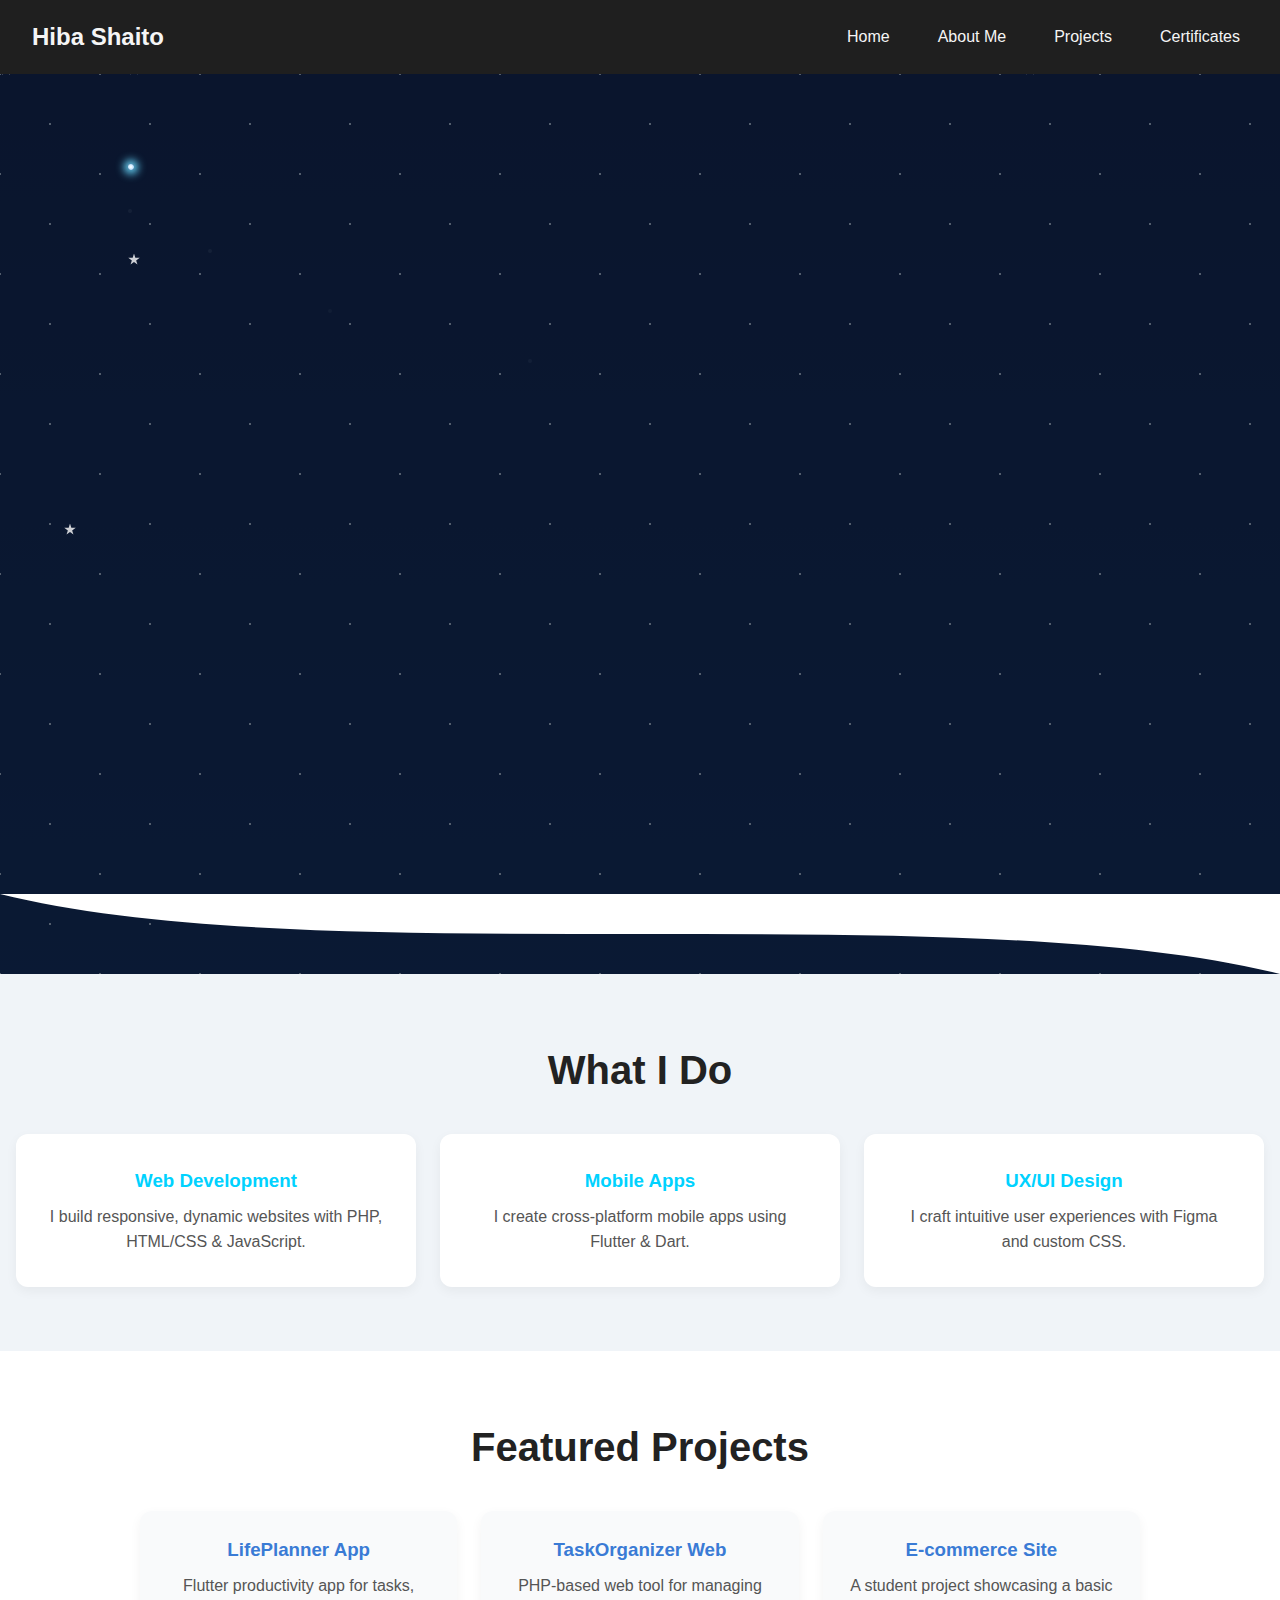
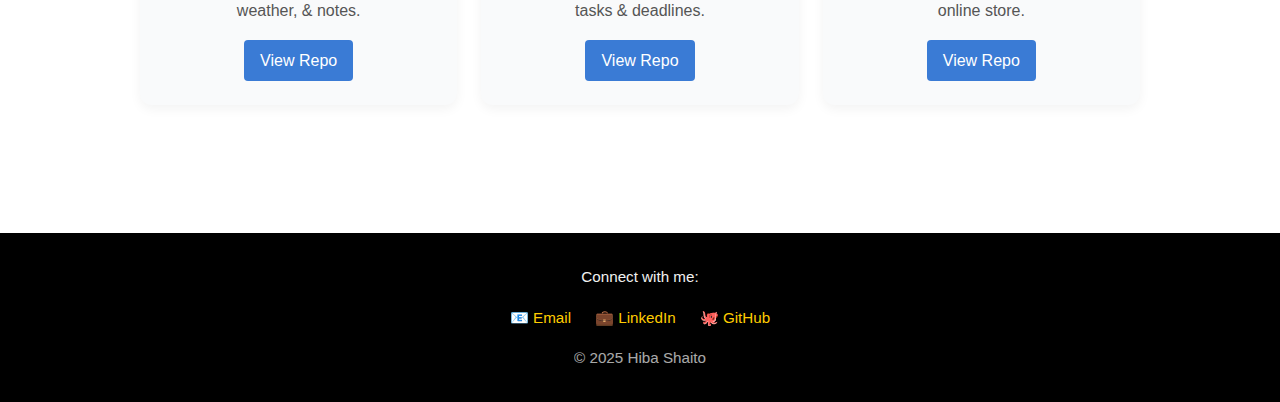
<file: index.html>
<!DOCTYPE html>
<html lang="en">
<head>
  <meta charset="UTF-8" />
  <meta name="viewport" content="width=device-width, initial-scale=1.0" />
  <title>Hiba Shaito | Portfolio</title>
  <link rel="stylesheet" href="css/styles.css" />
  <link rel="stylesheet" href="css/home.css" />
  <script src="js/common.js" defer></script>
  <script src="js/home.js" defer></script>
</head>
<body>
  <!-- Navbar -->
  <header>
    <nav class="navbar">
      <div class="logo">Hiba Shaito</div>
      <button class="hamburger" id="hamburger" aria-label="Menu">
        <span></span><span></span><span></span>
      </button>
      <ul class="nav-links" id="navLinks">
        <li><a href="index.html" class="nav-item">Home</a></li>
        <li class="dropdown">
          <a href="about.html" class="nav-item">About Me</a>
          <ul class="dropdown-menu">
            <li><a href="about.html#skills" class="nav-item">Skills</a></li>
            <li><a href="about.html#education" class="nav-item">Education</a></li>
          </ul>
        </li>
        <li class="dropdown">
          <a href="projects.html" class="nav-item">Projects</a>
          <ul class="dropdown-menu">
            <li><a href="projects.html#mobile" class="nav-item">Mobile Apps</a></li>
            <li><a href="projects.html#web" class="nav-item">Web Apps</a></li>
            <li><a href="projects.html#game" class="nav-item">Game Dev</a></li>
            <li><a href="projects.html#ml" class="nav-item">Machine Learning</a></li>
          </ul>
        </li>
         <li><a href="certificates.html" class="nav-item">Certificates</a></li>
      </ul>
    </nav>
  </header>
  <!-- Hero -->
  <section class="hero" id="hero">
    <div class="hero-overlay"></div>
    <div class="stars"></div>

    <div class="hero-inner">
      <div class="hero-content">
        <h1>Hi, I’m Hiba Shaito</h1>
        <p>A passionate CS graduate aspiring to make a difference.</p>
        <a href="projects.html" class="cta-btn">Explore My Work</a>
      </div>
    </div>

    <!-- Shooting Stars -->
    <div class="shooting-stars">
      <div class="shooting-star"></div>
      <div class="shooting-star delay1"></div>
      <div class="shooting-star delay2"></div>
      <div class="shooting-star delay3 small"></div>
      <div class="shooting-star delay4 medium"></div>
      <div class="shooting-star delay5 large"></div>   
    </div>

    <div class="wave-divider">
      <svg viewBox="0 0 1200 100" preserveAspectRatio="none">
        <path d="M0,0 C300,100 900,0 1200,100 L1200,0 L0,0 Z" fill="#ffffff" />
      </svg>
    </div>
  </section>

  <!-- What I Do -->
  <section class="home-intro" id="home-intro">
    <h2>What I Do</h2>
    <div class="intro-cards">
      <div class="card">
        <h3>Web Development</h3>
        <p>I build responsive, dynamic websites with PHP, HTML/CSS & JavaScript.</p>
      </div>
      <div class="card">
        <h3>Mobile Apps</h3>
        <p>I create cross‑platform mobile apps using Flutter & Dart.</p>
      </div>
      <div class="card">
        <h3>UX/UI Design</h3>
        <p>I craft intuitive user experiences with Figma and custom CSS.</p>
      </div>
    </div>
  </section>

  <!-- Featured Projects -->
  <section class="home-projects" id="home-projects">
    <h2>Featured Projects</h2>
    <div class="projects-grid">
      <div class="project-card" id="mobile">
        <h3>LifePlanner App</h3>
        <p>Flutter productivity app for tasks, weather, & notes.</p>
        <a href="https://github.com/HibaShaito/FinalProject-lifeplanner-MobileApp" target="_blank">View Repo</a>
      </div>
      <div class="project-card" id="web">
        <h3>TaskOrganizer Web</h3>
        <p>PHP‑based web tool for managing tasks & deadlines.</p>
        <a href="https://github.com/HibaShaito/TaskOrganizer-Web" target="_blank">View Repo</a>
      </div>
      <div class="project-card">
        <h3>E‑commerce Site</h3>
        <p>A student project showcasing a basic online store.</p>
        <a href="https://github.com/HibaShaito/E-commerce-Web" target="_blank">View Repo</a>
      </div>
    </div>
  </section>


</body>
<footer class="site-footer">
  <div class="footer-content">
    <p>Connect with me:</p>
    <div class="footer-links">
      <a href="mailto:hibashaito2@gmail.com">📧 Email</a>
      <a href="https://www.linkedin.com/in/hiba-shaito-83a32b2ab/" target="_blank">💼 LinkedIn</a>
      <a href="https://github.com/HibaShaito/" target="_blank">🐙 GitHub</a>
    </div>
    <p class="footer-credit">© 2025 Hiba Shaito</p>
  </div>
</footer>
</html>
</file>
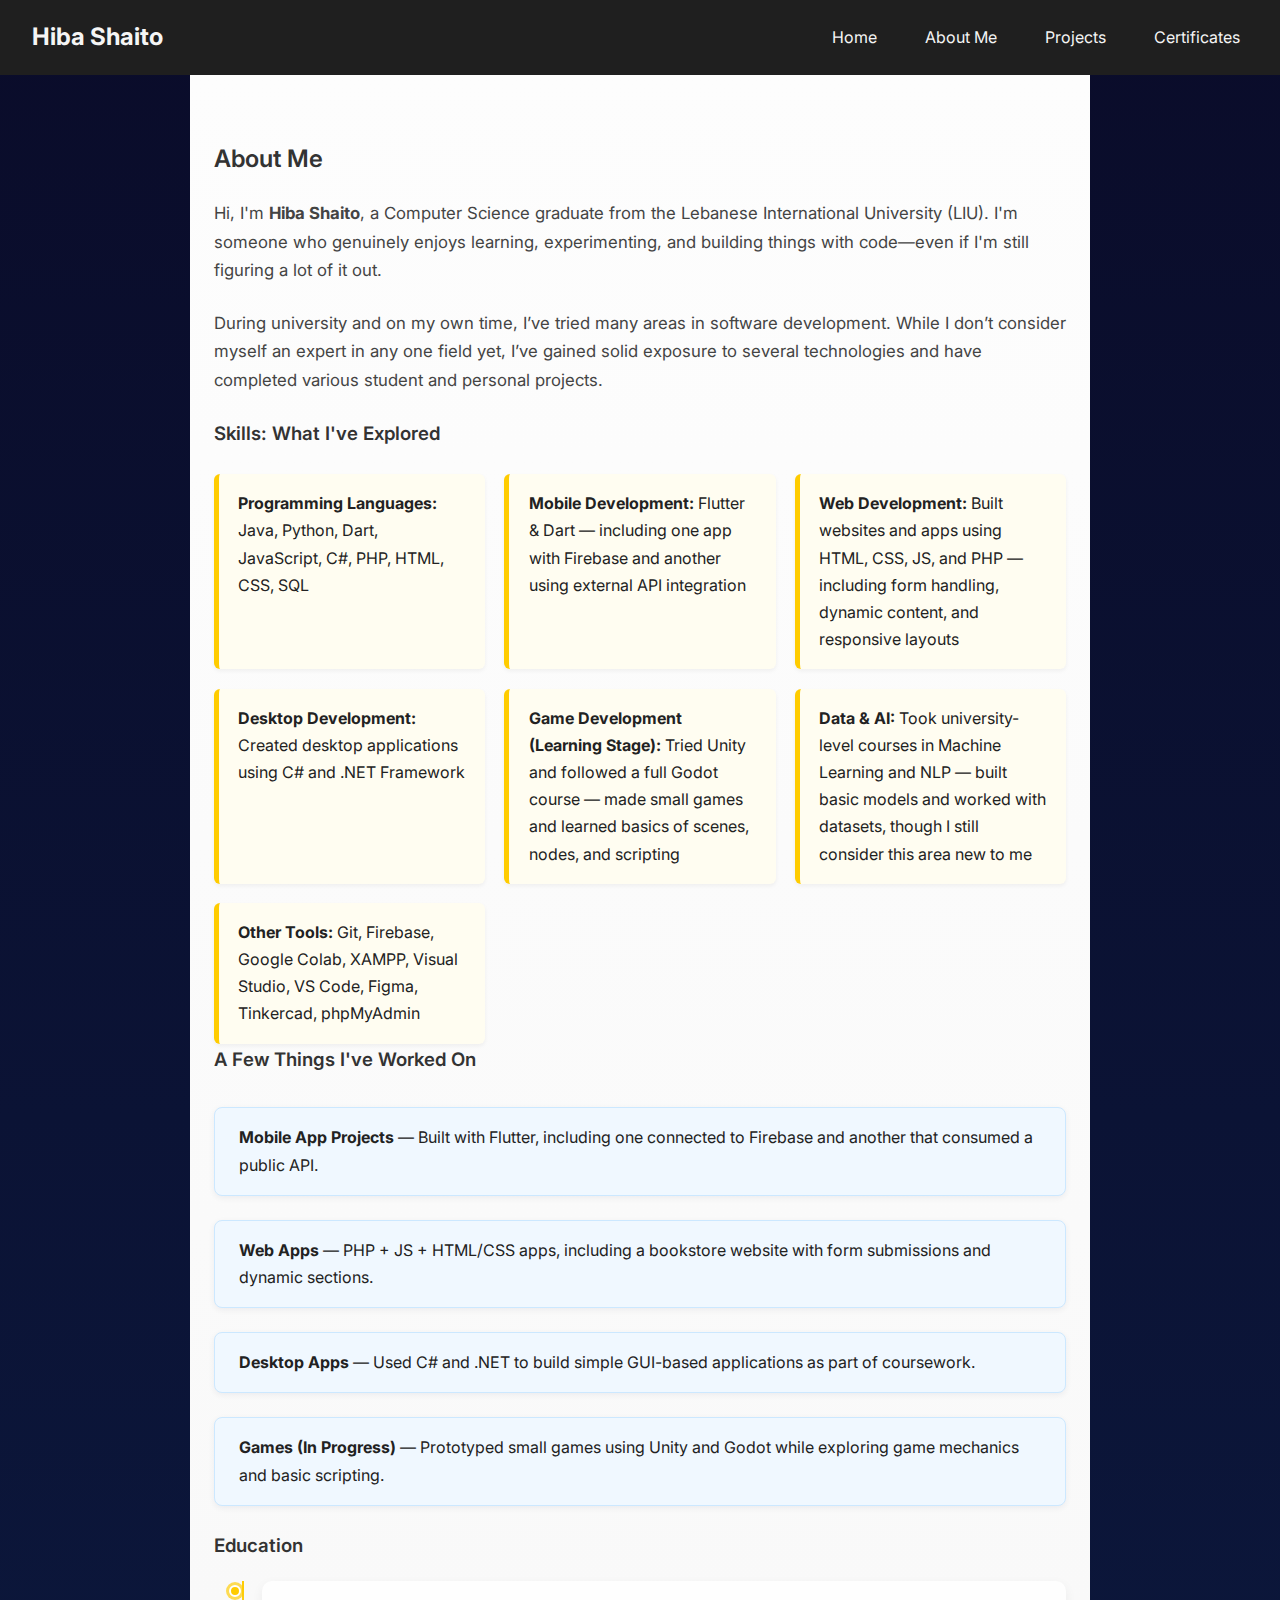
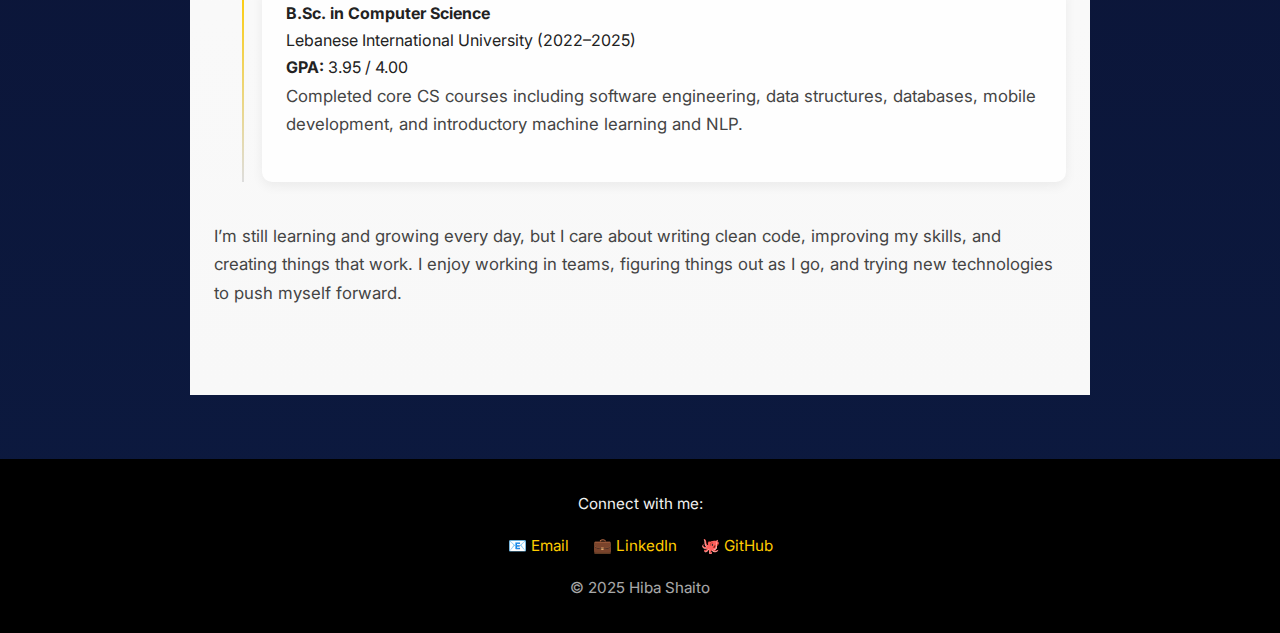
<file: about.html>
<!DOCTYPE html>
<html lang="en">

<head>
  <meta charset="UTF-8">
  <meta name="viewport" content="width=device-width,initial-scale=1.0">
  <title>About Me | Hiba Shaito</title>
  <link rel="stylesheet" href="css/styles.css">
  <link rel="stylesheet" href="css/about.css">
  <script src="js/common.js" defer></script>
  <script src="js/about.js" defer></script>
  <link href="https://fonts.googleapis.com/css2?family=Inter:wght@400;600&display=swap" rel="stylesheet">

</head>

<body>
  <!-- Navbar -->
  <header>
    <nav class="navbar">
      <div class="logo">Hiba Shaito</div>
      <button class="hamburger" id="hamburger" aria-label="Menu">
        <span></span><span></span><span></span>
      </button>
      <ul class="nav-links" id="navLinks">
        <li><a href="index.html" class="nav-item">Home</a></li>
        <li class="dropdown">
          <a href="about.html" class="nav-item">About Me</a>
          <ul class="dropdown-menu">
            <li><a href="about.html#skills" class="nav-item">Skills</a></li>
            <li><a href="about.html#education" class="nav-item">Education</a></li>
          </ul>
        </li>
        <li class="dropdown">
          <a href="projects.html" class="nav-item">Projects</a>
          <ul class="dropdown-menu">
            <li><a href="projects.html#mobile" class="nav-item">Mobile Apps</a></li>
            <li><a href="projects.html#web" class="nav-item">Web Apps</a></li>
            <li><a href="projects.html#game" class="nav-item">Game Dev</a></li>
            <li><a href="projects.html#ml" class="nav-item">Machine Learning</a></li>
          </ul>
        </li>
        <li><a href="certificates.html" class="nav-item">Certificates</a></li>
      </ul>
    </nav>
  </header>

  <section id="about" class="content">
    <h2>About Me</h2>
    <p>
      Hi, I'm <strong>Hiba Shaito</strong>, a Computer Science graduate from the Lebanese International University
      (LIU). I'm someone who genuinely enjoys learning, experimenting, and building things with code—even if I'm still
      figuring a lot of it out.
    </p>
    <p>
      During university and on my own time, I’ve tried many areas in software development. While I don’t consider myself
      an expert in any one field yet, I’ve gained solid exposure to several technologies and have completed various
      student and personal projects.
    </p>

    <h3 id="skills">Skills: What I've Explored</h3>
    <ul class="skills-list">
      <li><strong>Programming Languages:</strong> Java, Python, Dart, JavaScript, C#, PHP, HTML, CSS, SQL</li>
      <li><strong>Mobile Development:</strong> Flutter & Dart — including one app with Firebase and another using
        external API integration</li>
      <li><strong>Web Development:</strong> Built websites and apps using HTML, CSS, JS, and PHP — including form
        handling, dynamic content, and responsive layouts</li>
      <li><strong>Desktop Development:</strong> Created desktop applications using C# and .NET Framework</li>
      <li><strong>Game Development (Learning Stage):</strong> Tried Unity and followed a full Godot course — made small
        games and learned basics of scenes, nodes, and scripting</li>
      <li><strong>Data & AI:</strong> Took university-level courses in Machine Learning and NLP — built basic models and
        worked with datasets, though I still consider this area new to me</li>
      <li><strong>Other Tools:</strong> Git, Firebase, Google Colab, XAMPP, Visual Studio, VS Code, Figma, Tinkercad,
        phpMyAdmin</li>
    </ul>

    <h3 id="projects">A Few Things I've Worked On</h3>
    <ul class="projects-list">
      <li>
        <strong>Mobile App Projects</strong> — Built with Flutter, including one connected to Firebase and another that
        consumed a public API.
      </li>
      <li>
        <strong>Web Apps</strong> — PHP + JS + HTML/CSS apps, including a bookstore website with form submissions and
        dynamic sections.
      </li>
      <li>
        <strong>Desktop Apps</strong> — Used C# and .NET to build simple GUI-based applications as part of coursework.
      </li>
      <li>
        <strong>Games (In Progress)</strong> — Prototyped small games using Unity and Godot while exploring game
        mechanics and basic scripting.
      </li>
    </ul>

    <h3 id="education">Education</h3>
    <ul class="timeline">
      <li>
        <div class="timeline-dot"></div>
        <div class="timeline-content">
          <strong>B.Sc. in Computer Science</strong><br>
          Lebanese International University (2022–2025)<br>
          <strong>GPA:</strong> 3.95 / 4.00
          <p>
            Completed core CS courses including software engineering, data structures, databases, mobile development,
            and introductory machine learning and NLP.
          </p>

        </div>
      </li>
    </ul>

    <p>
      I’m still learning and growing every day, but I care about writing clean code, improving my skills, and creating
      things that work. I enjoy working in teams, figuring things out as I go, and trying new technologies to push
      myself forward.
    </p>
  </section>



</body>
<footer class="site-footer">
  <div class="footer-content">
    <p>Connect with me:</p>
    <div class="footer-links">
      <a href="mailto:hibashaito2@gmail.com">📧 Email</a>
      <a href="https://www.linkedin.com/in/hiba-shaito-83a32b2ab/" target="_blank">💼 LinkedIn</a>
      <a href="https://github.com/HibaShaito/" target="_blank">🐙 GitHub</a>
    </div>
    <p class="footer-credit">© 2025 Hiba Shaito</p>
  </div>
</footer>

</html>
</file>
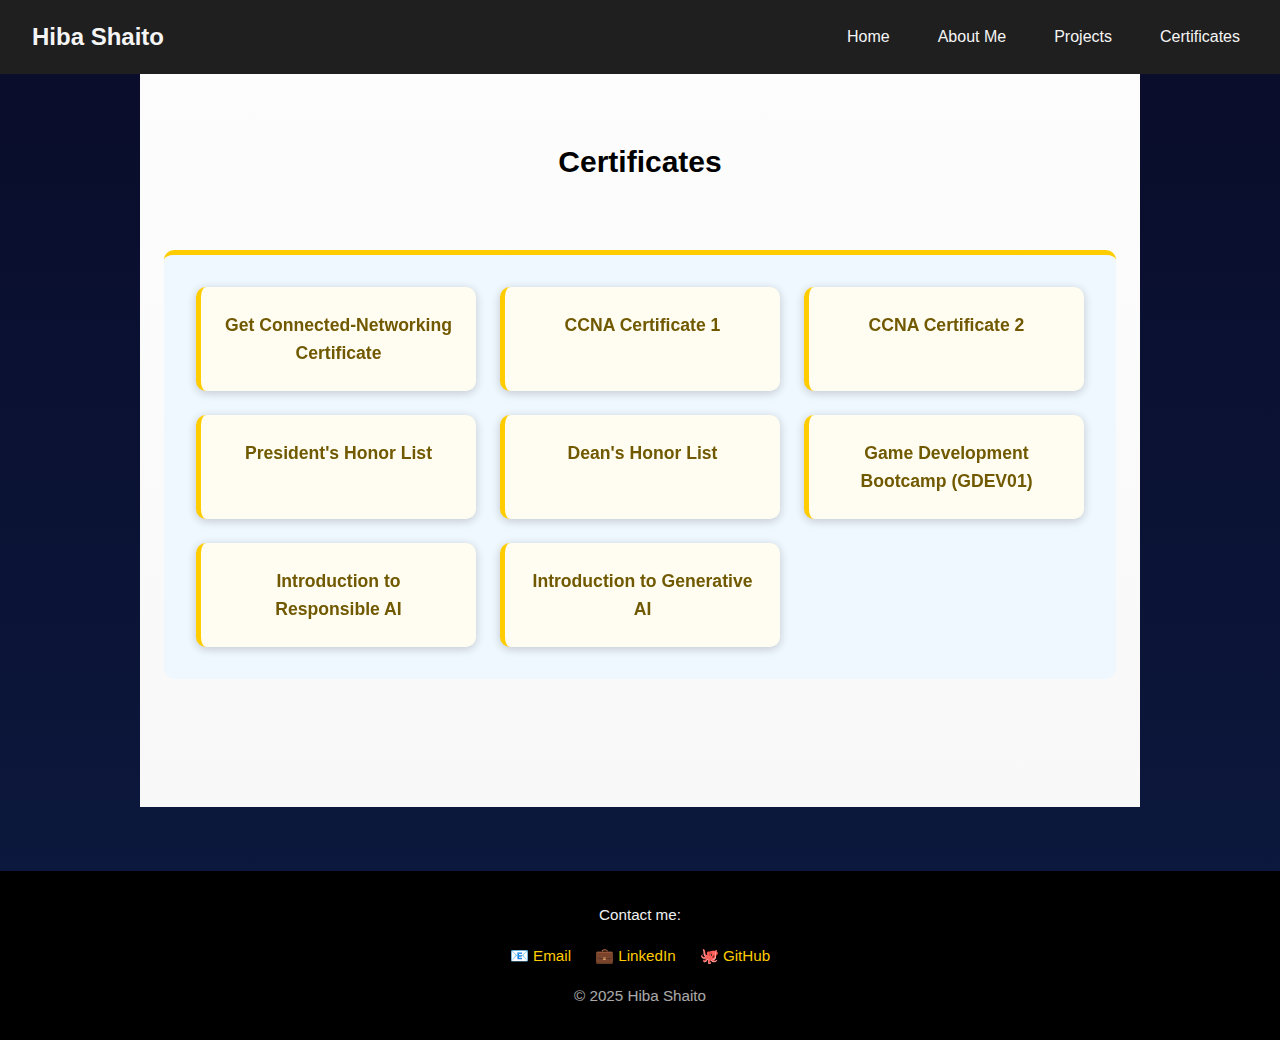
<file: certificates.html>
<!DOCTYPE html>
<html lang="en">

<head>
  <meta charset="UTF-8" />
  <meta name="viewport" content="width=device-width, initial-scale=1.0" />
  <title>Certificates | Hiba Shaito</title>
  <link rel="stylesheet" href="css/styles.css" />
  <link rel="stylesheet" href="css/certificates.css" />
  <script src="js/common.js" defer></script>
</head>

<body>
  <!-- Navbar -->
  <header>
    <nav class="navbar">
      <div class="logo">Hiba Shaito</div>
      <button class="hamburger" id="hamburger" aria-label="Menu">
        <span></span><span></span><span></span>
      </button>
      <ul class="nav-links" id="navLinks">
        <li><a href="index.html" class="nav-item">Home</a></li>
        <li class="dropdown">
          <a href="about.html" class="nav-item">About Me</a>
          <ul class="dropdown-menu">
            <li><a href="about.html#skills" class="nav-item">Skills</a></li>
            <li><a href="about.html#education" class="nav-item">Education</a></li>
          </ul>
        </li>
        <li class="dropdown">
          <a href="projects.html" class="nav-item">Projects</a>
          <ul class="dropdown-menu">
            <li><a href="projects.html#mobile" class="nav-item">Mobile Apps</a></li>
            <li><a href="projects.html#web" class="nav-item">Web Apps</a></li>
            <li><a href="projects.html#game" class="nav-item">Game Dev</a></li>
            <li><a href="projects.html#ml" class="nav-item">Machine Learning</a></li>
          </ul>
        </li>
        <li><a href="certificates.html" class="nav-item">Certificates</a></li>
      </ul>
    </nav>
  </header>
  <section id="cert" class="content">
    <h2>Certificates</h2>
    <section id="certificates">
      <div class="certificates-grid">
        <div class="certificate-card">
          <a href="assets/network/HibaShaito-Get Connected-certificate.pdf" download>
            <h3>Get Connected-Networking Certificate</h3>
          </a>
        </div>

        <div class="certificate-card">
          <a href="assets/network/HibaShaito-CCNA1v7 - NAB - -certificate (1).pdf" download>
            <h3>CCNA Certificate 1</h3>
          </a>
        </div>

        <div class="certificate-card">
          <a href="assets/network/HibaShaito-CCNA2-04B-S24-v7-certificate.pdf" download>
            <h3>CCNA Certificate 2</h3>
          </a>
        </div>

        <div class="certificate-card">
          <a href="assets/University_certificates/Hiba Ali Shaito (3).pdf" download>
            <h3>President's Honor List</h3>
          </a>
        </div>

         <div class="certificate-card">
          <a href="assets/University_certificates/Hiba Ali Shaito (2).pdf" download>
            <h3>Dean's Honor List</h3>
          </a>
        </div>

         <div class="certificate-card">
          <a href="assets/Game dev/CERTIFICATE_hiba_shaito_GDEV01_003.pdf" download>
            <h3>Game Development Bootcamp (GDEV01) </h3>
          </a>
        </div>
        <div class="certificate-card">
          <a href="assets/Google cloud/6tckOOT_bCYrVDwPWyxmWFjvnl1Sv6yO3btQsuE__I4=.png" download>
            <h3>Introduction to Responsible AI </h3>
          </a>
        </div>
        <div class="certificate-card">
          <a href="assets/Google cloud/VF6eQ1bV8SfqKBpu8AVD_4G93sg9wJQ0wWe9CTc_J_4=.png" download>
            <h3>Introduction to Generative AI </h3>
          </a>
        </div>

      </div>
    </section>
  </section>
</body>
<footer class="site-footer">
  <div class="footer-content">
    <p>Contact me:</p>
    <div class="footer-links">
      <a href="mailto:hibashaito2@gmail.com">📧 Email</a>
      <a href="https://www.linkedin.com/in/hiba-shaito-83a32b2ab/" target="_blank">💼 LinkedIn</a>
      <a href="https://github.com/HibaShaito/" target="_blank">🐙 GitHub</a>
    </div>
    <p class="footer-credit">© 2025 Hiba Shaito</p>
  </div>
</footer>

</html>
</file>
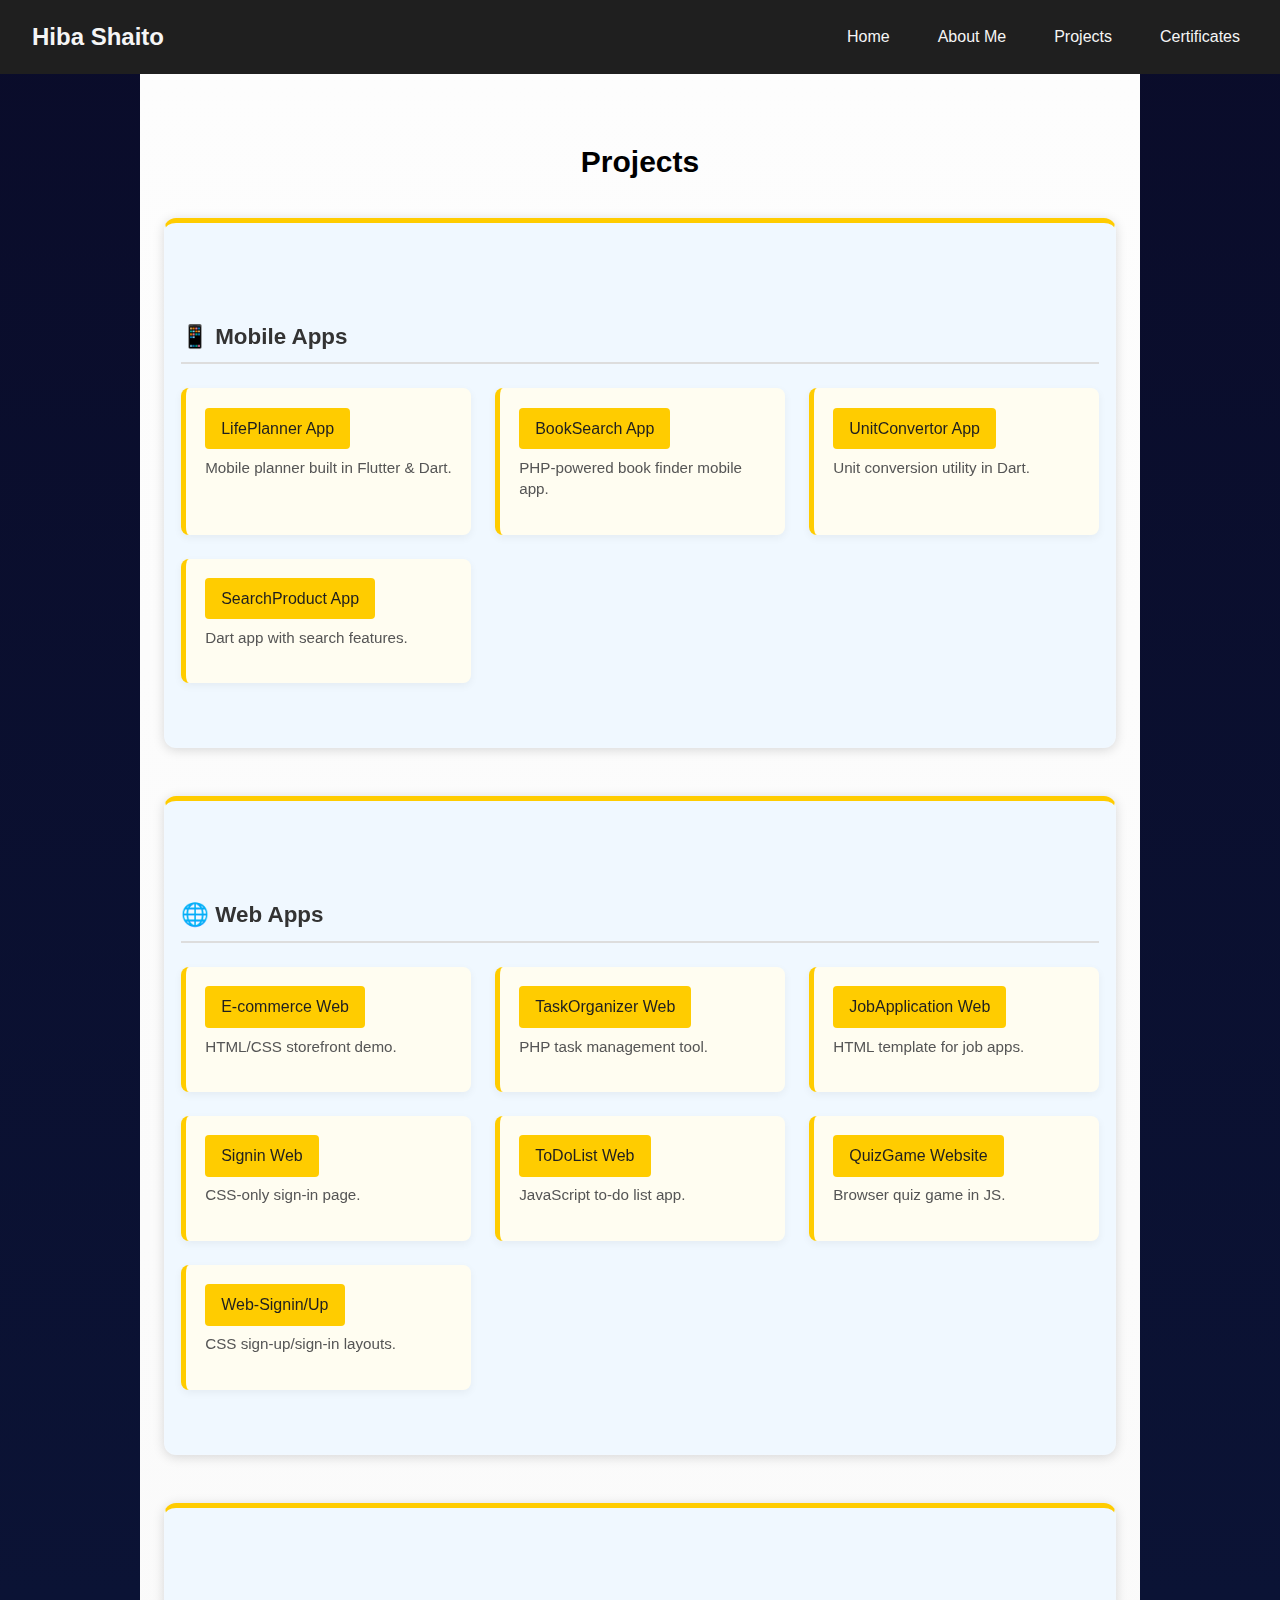
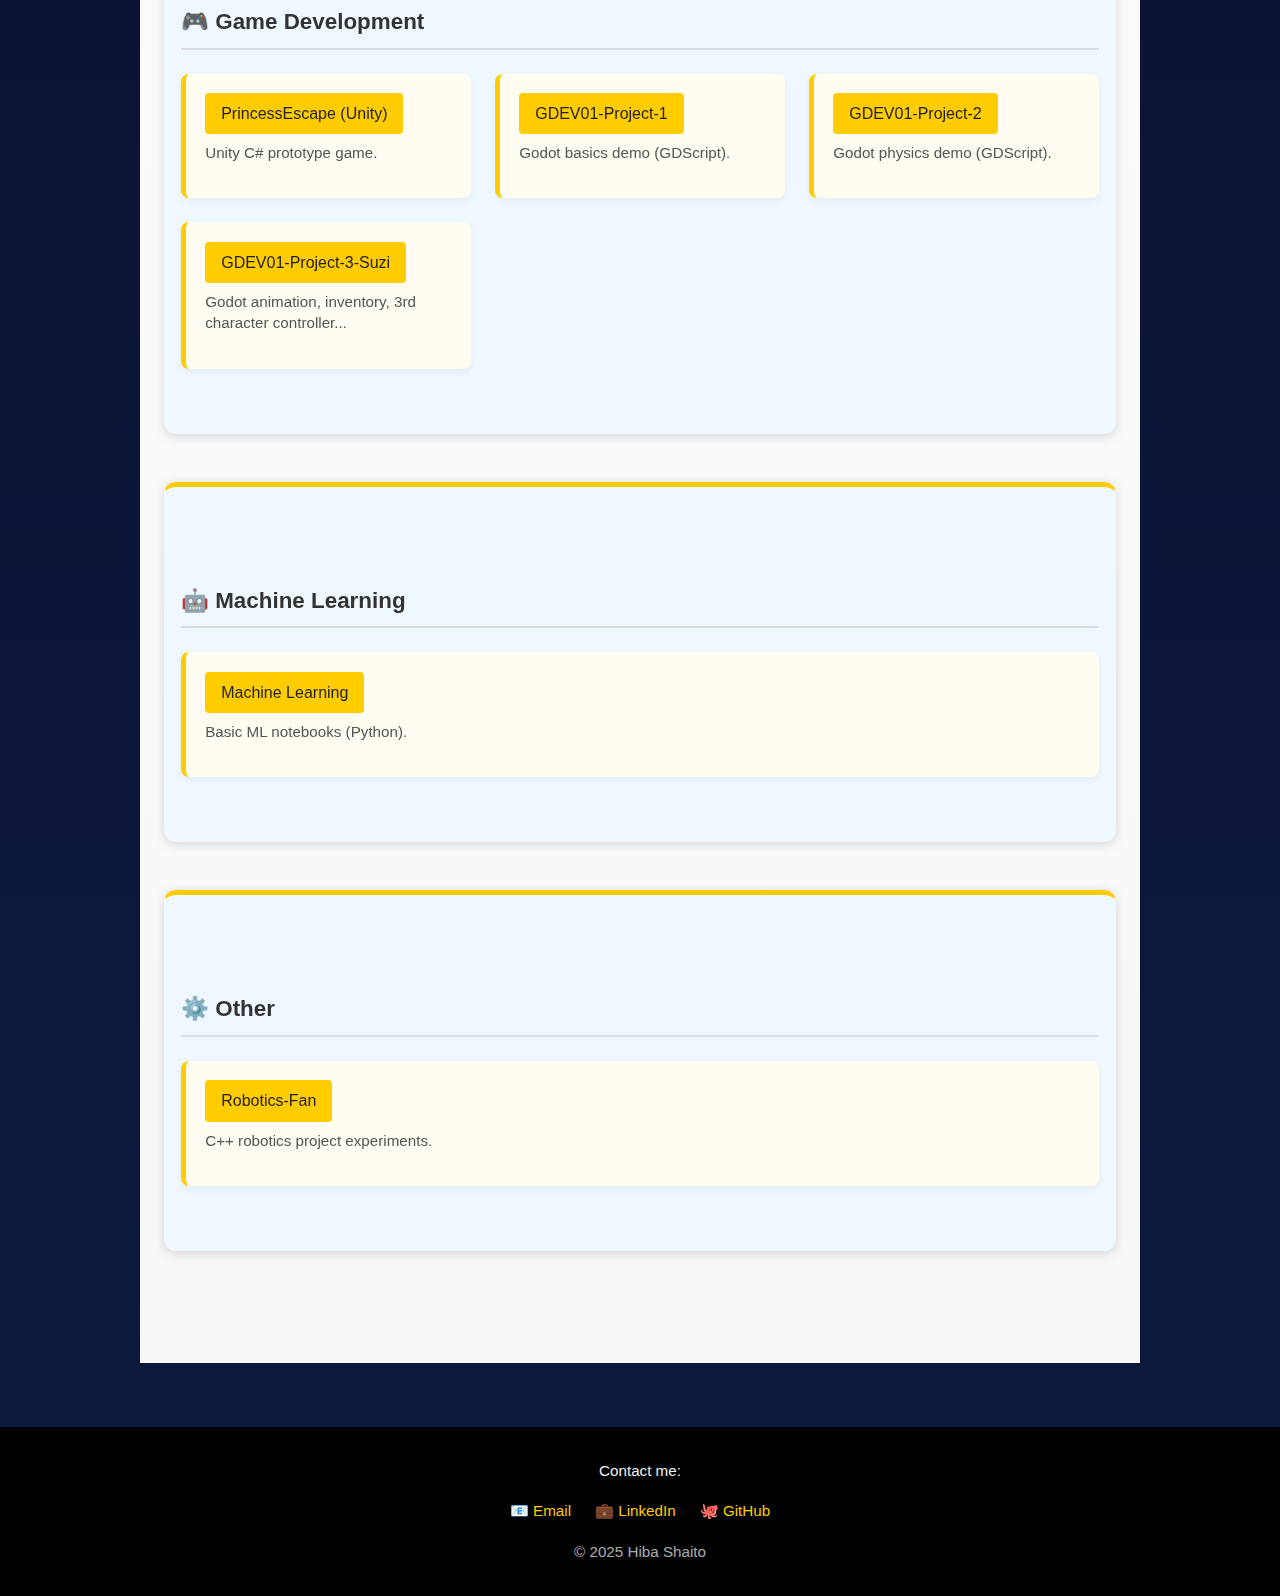
<file: projects.html>
<!DOCTYPE html>
<html lang="en">
<head>
  <meta charset="UTF-8">
  <meta name="viewport" content="width=device-width,initial-scale=1.0">
  <title>Projects | Hiba Shaito</title>
  <link rel="stylesheet" href="css/styles.css">
  <link rel="stylesheet" href="css/projects.css">
  <script src="js/common.js" defer></script>
  <script src="js/projects.js" defer></script>
</head>
<body>
  <!-- Navbar -->
  <header>
    <nav class="navbar">
      <div class="logo">Hiba Shaito</div>
      <button class="hamburger" id="hamburger" aria-label="Menu">
        <span></span><span></span><span></span>
      </button>
      <ul class="nav-links" id="navLinks">
        <li><a href="index.html" class="nav-item">Home</a></li>
        <li class="dropdown">
          <a href="about.html" class="nav-item">About Me</a>
          <ul class="dropdown-menu">
            <li><a href="about.html#skills" class="nav-item">Skills</a></li>
            <li><a href="about.html#education" class="nav-item">Education</a></li>
          </ul>
        </li>
        <li class="dropdown">
          <a href="projects.html" class="nav-item">Projects</a>
          <ul class="dropdown-menu">
            <li><a href="projects.html#mobile" class="nav-item">Mobile Apps</a></li>
            <li><a href="projects.html#web" class="nav-item">Web Apps</a></li>
            <li><a href="projects.html#game" class="nav-item">Game Dev</a></li>
            <li><a href="projects.html#ml" class="nav-item">Machine Learning</a></li>
          </ul>
        </li>
         <li><a href="certificates.html" class="nav-item">Certificates</a></li>
      </ul>
    </nav>
  </header>
  
  <section id="projects" class="content">
    <div class="falling-stars-container">
      
    </div>

    <h2>Projects</h2>

    <div class="section-block">
      <h3 id="mobile">📱 Mobile Apps</h3>
      <div class="projects-grid">
        <div class="project-card">
          <h4><a href="https://github.com/HibaShaito/FinalProject-lifeplanner-MobileApp" target="_blank">LifePlanner App</a></h4>
          <p>Mobile planner built in Flutter & Dart.</p>
        </div>
        <div class="project-card">
          <h4><a href="https://github.com/HibaShaito/BookSearch-Mobile" target="_blank">BookSearch App</a></h4>
          <p>PHP-powered book finder mobile app.</p>
        </div>
        <div class="project-card">
          <h4><a href="https://github.com/HibaShaito/UnitConvertor-MobileApp" target="_blank">UnitConvertor App</a></h4>
          <p>Unit conversion utility in Dart.</p>
        </div>
        <div class="project-card">
          <h4><a href="https://github.com/HibaShaito/SearchProduct-MobileApp" target="_blank">SearchProduct App</a></h4>
          <p>Dart app with search features.</p>
        </div>
      </div>
    </div>

    <div class="section-block">
      <h3 id="web">🌐 Web Apps</h3>
      <div class="projects-grid">
        <div class="project-card">
          <h4><a href="https://github.com/HibaShaito/E-commerce-Web" target="_blank">E-commerce Web</a></h4>
          <p>HTML/CSS storefront demo.</p>
        </div>
        <div class="project-card">
          <h4><a href="https://github.com/HibaShaito/TaskOrganizer-Web" target="_blank">TaskOrganizer Web</a></h4>
          <p>PHP task management tool.</p>
        </div>
        <div class="project-card">
          <h4><a href="https://github.com/HibaShaito/JobApplication-Web" target="_blank">JobApplication Web</a></h4>
          <p>HTML template for job apps.</p>
        </div>
        <div class="project-card">
          <h4><a href="https://github.com/HibaShaito/Sigin-Web" target="_blank">Signin Web</a></h4>
          <p>CSS-only sign-in page.</p>
        </div>
        <div class="project-card">
          <h4><a href="https://github.com/HibaShaito/ToDoList-Web" target="_blank">ToDoList Web</a></h4>
          <p>JavaScript to-do list app.</p>
        </div>
        <div class="project-card">
          <h4><a href="https://github.com/HibaShaito/QuizGame-Website" target="_blank">QuizGame Website</a></h4>
          <p>Browser quiz game in JS.</p>
        </div>
        <div class="project-card">
          <h4><a href="https://github.com/HibaShaito/Web-Signin-Up" target="_blank">Web‑Signin/Up</a></h4>
          <p>CSS sign-up/sign-in layouts.</p>
        </div>
      </div>
    </div>

    <div class="section-block">
      <h3 id="game">🎮 Game Development</h3>
      <div class="projects-grid">
        <div class="project-card">
          <h4><a href="https://github.com/HibaShaito/UnityGame-PrincessEscape" target="_blank">PrincessEscape (Unity)</a></h4>
          <p>Unity C# prototype game.</p>
        </div>
        <div class="project-card">
          <h4><a href="https://github.com/HibaShaito/GDEV01-Project-1" target="_blank">GDEV01‑Project‑1</a></h4>
          <p>Godot basics demo (GDScript).</p>
        </div>
         <div class="project-card">
          <h4><a href="https://github.com/HibaShaito/GDEV01-Project-2" target="_blank">GDEV01‑Project‑2</a></h4>
          <p>Godot physics demo (GDScript).</p>
        </div>
          <div class="project-card">
          <h4><a href="https://github.com/HibaShaito/GDEV01-Project-3" target="_blank">GDEV01‑Project‑3-Suzi</a></h4>
          <p>Godot animation, inventory, 3rd character controller...</p>
        </div>
      </div>
    </div>

    <div class="section-block">
      <h3 id="ml">🤖 Machine Learning</h3>
      <div class="projects-grid">
        <div class="project-card">
          <h4><a href="https://github.com/HibaShaito/Machine-Learning" target="_blank">Machine Learning</a></h4>
          <p>Basic ML notebooks (Python).</p>
        </div>
      </div>
    </div>

    <div class="section-block">
      <h3 id="other">⚙️ Other</h3>
      <div class="projects-grid">
        <div class="project-card">
          <h4><a href="https://github.com/HibaShaito/Robotics-Fan" target="_blank">Robotics‑Fan</a></h4>
          <p>C++ robotics project experiments.</p>
        </div>
      </div>
    </div>
  </section>
 

</body>
 <footer class="site-footer">
  <div class="footer-content">
    <p>Contact me:</p>
    <div class="footer-links">
      <a href="mailto:hibashaito2@gmail.com">📧 Email</a>
      <a href="https://www.linkedin.com/in/hiba-shaito-83a32b2ab/" target="_blank">💼 LinkedIn</a>
      <a href="https://github.com/HibaShaito/" target="_blank">🐙 GitHub</a>
    </div>
    <p class="footer-credit">© 2025 Hiba Shaito</p>
  </div>
</footer>
</html>
</file>
<file: css/home.css>
@import url('https://fonts.googleapis.com/css2?family=Poppins:wght@600;800&display=swap');

/* ▶ HERO FIXES & STYLING ◀ */
.hero {
  position: relative;
  height: 100vh;
  overflow: hidden;                    /* hide any white glitch below */
  background: url('https://source.unsplash.com/1600x900/?coding,tech')
              center/cover no-repeat;
  display: flex;
  flex-direction: column;
}
.hero-overlay {
  position: absolute; inset: 0;
  background: rgba(10,25,47,0.7);
  z-index: 1;
}
.hero-inner {
  position: relative; z-index: 2;
  flex: 1;
  display: flex; flex-direction: column;
  justify-content: center; align-items: center;
  text-align: center; padding: 0 1rem;
}
/* Heading */
.hero-content h1 {
  font-family: 'Poppins',sans-serif;
  font-size: 3.5rem; line-height: 1.1;
  margin-bottom: 1rem;
  background: linear-gradient(45deg, #00d2ff, #3a7bd5);
  background-size: 200% 200%;
  -webkit-background-clip: text; color: transparent;
  animation: gradientMove 5s ease infinite;
  text-shadow: 2px 2px 8px rgba(0,0,0,0.3);
}
@keyframes gradientMove {
  0%,100%{ background-position:0% 50%; }
  50%    { background-position:100% 50%; }
}
/* Glass card */
.hero-content {
  max-width: 600px;
  background: rgba(255,255,255,0.08);
  backdrop-filter: blur(10px);
  border-radius: 16px; padding: 2rem;
  box-shadow: 0 8px 32px rgba(10,25,47,0.4);
  animation: fadeInUp 1s ease-out forwards;
  opacity: 0; transform: translateY(20px);
}
@keyframes fadeInUp {
  to { opacity: 1; transform: translateY(0); }
}
.hero-content p {
  margin: 1rem 0 2rem;
  color: #fff; font-size: 1.1rem;
  text-shadow: 0 2px 6px rgba(0,0,0,0.4);
}
/* CTA */
.cta-btn {
  display: inline-block;
  padding: .75rem 1.5rem;
  background: #00d2ff; color: #fff;
  border-radius: 4px; font-weight: bold;
  animation: pulse 2s infinite; text-decoration: none;
}
@keyframes pulse {
  0%,100%{ transform: scale(1); }
  50%    { transform: scale(1.05); }
}
/* Wave */
.wave-divider {
  position: absolute; bottom: 0; left: 0; right: 0; z-index: 2; line-height: 0;
}
.wave-divider svg { width: 100%; height: 80px; display: block; }
.wave-divider path { fill: #ffffff; }
/* Floating dots */
.hero::before {
  content: '';
  position: absolute; top:15%; left:10%;
  width:4px; height:4px; background:rgba(255,255,255,0.15);
  border-radius:50%;
  box-shadow:
    80px 40px rgba(255,255,255,0.15),
    200px 100px rgba(255,255,255,0.1),
    400px 150px rgba(255,255,255,0.12);
  animation: floatDots 10s infinite ease-in-out;
  z-index:1;
}
@keyframes floatDots {
  0%,100%{ transform: translateY(0); }
  50%    { transform: translateY(-10px); }
}
/* Hamburger transparency fix */
.hamburger {
  background: transparent; border: none;
}
/* MOBILE fallback */
@media (max-width: 768px) {
  .hero { background-attachment: scroll; }
  .hero-content h1 { font-size: 2.5rem; }
  .cta-btn { padding: .5rem 1rem; }
}

/* ▶ “What I Do” INTRO SECTION ◀ */
.home-intro {
  padding: 4rem 1rem; background: #f0f4f8; text-align: center;
}
.home-intro h2 { font-size: 2.5rem; margin-bottom: 2rem; color: #222; }
.intro-cards {
  display: grid;
  grid-template-columns: repeat(auto-fit, minmax(200px,1fr));
  gap: 1.5rem;
}
.intro-cards .card {
  background: #fff; padding: 2rem; border-radius: 12px;
  box-shadow: 0 4px 12px rgba(0,0,0,0.05);
  transition: transform .3s, box-shadow .3s;
}
.intro-cards .card:hover {
  transform: translateY(-5px);
  box-shadow: 0 8px 20px rgba(0,0,0,0.1);
}
.intro-cards h3 { margin-bottom: .5rem; color: #00d2ff; }
.intro-cards p { color: #555; }

/* ▶ “Featured Projects” PREVIEW ◀ */
.home-projects {
  padding: 4rem 1rem; background: #fff; text-align: center;
}
.home-projects h2 { font-size: 2.5rem; margin-bottom: 2rem; color: #222; }
.home-projects .projects-grid {
  display: grid;
  grid-template-columns: repeat(auto-fit, minmax(240px,1fr));
  gap: 1.5rem;
  max-width: 1000px; margin: auto;
}
.home-projects .project-card {
  background: #f9fafb; padding: 1.5rem; border-radius: 12px;
  box-shadow: 0 4px 12px rgba(0,0,0,0.05);
  transition: transform .3s, box-shadow .3s;
}
.home-projects .project-card:hover {
  transform: translateY(-5px);
  box-shadow: 0 8px 20px rgba(0,0,0,0.1);
}
.home-projects .project-card h3 { margin-bottom: .5rem; color: #3a7bd5; }
.home-projects .project-card p { margin-bottom: 1rem; color: #555; }
.home-projects .project-card a {
  display: inline-block; padding: .5rem 1rem;
  background: #3a7bd5; color: #fff; border-radius: 4px;
  text-decoration: none; font-weight: 500;
  animation: none;
}
 .shooting-star {
      position: absolute;
      top: -10px;
      width: 100px;
      height: 2px;
      background: linear-gradient(90deg, white, rgba(255,255,255,0));
      opacity: 0.8;
      z-index: 2;
      animation: shoot 3s linear infinite;
    }

    .shooting-star:nth-child(1) { left: 10%; animation-delay: 0s; }
    .shooting-star:nth-child(2) { left: 30%; animation-delay: 1s; }
    .shooting-star:nth-child(3) { left: 60%; animation-delay: 2s; }
    .shooting-star:nth-child(4) { left: 80%; animation-delay: 3s; }

    @keyframes shoot {
      0% { transform: translateY(0) translateX(0) rotate(45deg); opacity: 0.8; }
      90% { opacity: 0.1; }
      100% { transform: translateY(300px) translateX(300px) rotate(45deg); opacity: 0; }
    }
    /* ✦ Glowing Stars Background */
.stars {
  position: absolute;
  width: 100%;
  height: 100%;
  background: transparent;
  background-image:
    radial-gradient(white 1px, transparent 1px),
    radial-gradient(white 1px, transparent 1px);
  background-size: 100px 100px;
  background-position: 0 0, 50px 50px;
  animation: twinkle 10s linear infinite;
  z-index: 0;
}

@keyframes twinkle {
  0%, 100% { opacity: 0.9; }
  50%      { opacity: 0.4; }
}

/* Shooting Stars */
.shooting-stars {
  position: absolute;
  top: 0; left: 0;
  width: 100%;
  height: 100%;
  overflow: hidden;
  pointer-events: none;
  z-index: 3;
}

.shooting-star {
  position: absolute;
  width: 12px;
  height: 12px;
  background: white;
  clip-path: polygon(50% 0%, 61% 35%, 98% 35%, 68% 57%, 79% 91%, 50% 70%, 21% 91%, 32% 57%, 2% 35%, 39% 35%);
  box-shadow: 0 0 8px rgba(255,255,255,0.9);
  animation: shoot 5s linear infinite;
}

.shooting-star::after {
  content: '';
  position: absolute;
  width: 60px;
  height: 2px;
  background: repeating-radial-gradient(white 0 2px, transparent 3px 6px);
  opacity: 0.7;
  left: -60px;
  top: 5px;
  transform: rotate(45deg);
}

@keyframes shoot {
  0% {
    transform: translateX(0) translateY(0) rotate(45deg);
    opacity: 0;
  }
  10% {
    opacity: 1;
  }
  100% {
    transform: translateX(800px) translateY(400px) rotate(45deg);
    opacity: 0;
  }
}

/* Slightly different delays for variety */
.shooting-star:nth-child(2) {
  top: 20%;
  left: 10%;
  animation-delay: 2s;
}
.shooting-star:nth-child(3) {
  top: 50%;
  left: 5%;
  animation-delay: 4s;
}
/* ★ Star Field Background */
.star-field::before {
  content: "";
  position: absolute;
  inset: 0;
  background: transparent;
  z-index: 0;
  pointer-events: none;
  background-image:
    radial-gradient(white 1px, transparent 1px),
    radial-gradient(white 1px, transparent 1px);
  background-size: 60px 60px, 120px 120px;
  background-position: 0 0, 30px 30px;
  opacity: 0.1;
  animation: twinkle 4s infinite alternate;
}

@keyframes twinkle {
  0% { opacity: 0.05; }
  100% { opacity: 0.15; }
}

/* ★ Shooting Star Setup */
.shooting-stars {
  position: absolute;
  inset: 0;
  z-index: 2;
  pointer-events: none;
}

/* Base Star Shape */
.shooting-stars::before,
.shooting-stars::after {
  content: '';
  position: absolute;
  top: 10%;
  left: 10%;
  width: 6px;
  height: 6px;
  border-radius: 50%;
  background: radial-gradient(white, #88ccff);
  box-shadow: 0 0 8px 4px #66d9ff;
  animation: shootStar 5s linear infinite;
}

/* Trail */
.shooting-stars::after {
  width: 0;
  height: 0;
  border: 2px dotted rgba(255, 255, 255, 0.3);
  border-radius: 50%;
  box-shadow:
    0 0 6px rgba(255,255,255,0.1),
    0 0 10px rgba(255,255,255,0.2),
    0 0 14px rgba(255,255,255,0.3);
  animation: trailCurve 5s linear infinite;
}

/* Shooting Star Path */
@keyframes shootStar {
  0% {
    transform: translate(0, 0) rotate(45deg);
    opacity: 1;
  }
  70% {
    opacity: 1;
  }
  100% {
    transform: translate(800px, 400px) rotate(45deg);
    opacity: 0;
  }
}

/* Curved Trail Animation */
@keyframes trailCurve {
  0% {
    transform: translate(0, 0) scale(0.8) rotate(0deg);
    opacity: 1;
  }
  100% {
    transform: translate(800px, 400px) scale(1.2) rotate(45deg);
    opacity: 0;
  }
}
.hero {
  background: linear-gradient(to bottom, #0a0c2a, #0c1a40);
  background-size: cover;
  position: relative;
  overflow: hidden;
}
</file>
<file: css/about.css>
/* Font */
body {
  font-family: 'Inter', sans-serif;
  line-height: 1.7;

  color: #222;

  background: linear-gradient(to bottom, #0a0c2a, #0c1a40);
}

/* Section spacing */
#about {
  padding: 4rem 1.5rem;
  max-width: 900px;
  margin: auto;
    background: linear-gradient(180deg, #fdfdfd 0%, #f8f8f8 100%);
}

/* Reveal animation with stagger */
#about .content > * {
  opacity: 0;
  transform: translateY(30px);
  transition: all 0.6s ease;
}
#about.visible .content > * {
  opacity: 1;
  transform: translateY(0);
}
#about.visible .content > *:nth-child(1) { transition-delay: 0.1s; }
#about.visible .content > *:nth-child(2) { transition-delay: 0.2s; }
#about.visible .content > *:nth-child(3) { transition-delay: 0.3s; }

/* Headings with underline effect */
#about h2, #about h3 {
  position: relative;
  font-weight: 600;
  margin-bottom: 1.2rem;
  color: #333;
}
#about h2::after,
#about h3::after {
  content: '';
  position: absolute;
  left: 50%;
  bottom: -10px;
  width: 0;
  height: 3px;
  background: linear-gradient(90deg, #ffd700, #ffcc00);
  transition: width 0.4s ease, left 0.4s ease;
}
#about h2:hover::after,
#about h3:hover::after {
  width: 50%;
  left: 25%;
}

/* Paragraph spacing */
#about p {
  margin-bottom: 1.5rem;
  font-size: 1.05rem;
  color: #444;
}

/* Timeline section */
.timeline {
  list-style: none;
  padding-left: 0;
  position: relative;
  margin-left: 1rem;
}
.timeline::before {
  content: '';
  position: absolute;
  left: 12px;
  top: 0;
  bottom: 0;
  width: 2px;
  background: linear-gradient(to bottom, #ffcc00 0%, #ddd 100%);
}
.timeline li {
  position: relative;
  margin-bottom: 2.5rem;
  padding-left: 2rem;
}
.timeline-dot {
  position: absolute;
  left: -1px;
  top: 4px;
  width: 12px;
  height: 12px;
  background: #ffcc00;
  border-radius: 50%;
  border: 2px solid #fff;
  box-shadow: 0 0 0 3px #ffcc00aa;
  animation: pulse 2s infinite;
}
@keyframes pulse {
  0%   { box-shadow: 0 0 0 3px #ffcc0066; }
  50%  { box-shadow: 0 0 0 6px #ffcc0033; }
  100% { box-shadow: 0 0 0 3px #ffcc0066; }
}
.timeline-content {
  background: #fefefe;
  padding: 1.2rem 1.5rem;
  border-radius: 10px;
  box-shadow: 0 4px 12px rgba(0,0,0,0.06);
  transition: transform 0.3s ease;
}
.timeline-content:hover {
  transform: translateY(-3px);
}

/* Skills list */
.skills-list {
  list-style: none;
  padding-left: 0;
  display: grid;
  grid-template-columns: repeat(auto-fit, minmax(260px, 1fr));
  gap: 1.2rem;
  margin-top: 1.5rem;
}
.skills-list li {
  background: #fffdf1;
  padding: 1rem 1.2rem;
  border-left: 5px solid #ffcc00;
  border-radius: 6px;
  box-shadow: 0 2px 4px rgba(0,0,0,0.05);
  transition: all 0.3s ease;
}
.skills-list li:hover {
  transform: translateY(-2px);
  background: #fffbe0;
}

/* Projects list */
.projects-list {
  list-style: none;
  padding-left: 0;
  margin-top: 2rem;
}
.projects-list li {
  margin-bottom: 1.5rem;
  padding: 1rem 1.5rem;
  background: #f0f8ff;
  border: 1px solid #cce8ff;
  border-radius: 8px;
  box-shadow: 0 2px 6px rgba(0, 0, 50, 0.06);
  transition: transform 0.3s ease, box-shadow 0.3s ease;
}
.projects-list li:hover {
  transform: translateY(-3px);
  box-shadow: 0 4px 14px rgba(0, 0, 50, 0.1);
}
</file>
<file: css/certificates.css>
body{
  background: linear-gradient(to bottom, #0a0c2a, #0c1a40);
  
}
#cert {
  background: linear-gradient(180deg, #fdfdfd 0%, #f8f8f8 100%);
  padding: 4rem 1.5rem;
  max-width: 1000px;
  margin: auto;
  position: relative;
  z-index: 1;
}

#certificates {
  max-width: 1000px;
  margin: 4rem auto;
  padding: 2rem;
  text-align: center;
  background: #f0f8ff;
  border-radius: 10px;
  border-top: 5px solid #ffcc00;
}



#cert h2 {
  font-weight: 700;
  margin-bottom: 2rem;
  text-align: center;
  color: #000000;
  font-size: 30px;
}

.certificates-grid {
  display: grid;
  grid-template-columns: repeat(auto-fit, minmax(240px, 1fr));
  gap: 1.5rem;
}

.certificate-card {
  background: #fffdf1;
  backdrop-filter: blur(10px);
  padding: 1.5rem;
  border-radius: 10px;
  box-shadow: 0 2px 10px rgba(0, 0, 0, 0.2);
  border-left: 5px solid #ffcc00;

}

.certificate-card h3 {
  color: #715901;
  font-size: 1.1rem;
  margin: 0;
}
.certificate-card:hover {
  transform: scale(1.03);
  transition: transform 0.3s ease, box-shadow 0.3s ease;
  box-shadow: 0 4px 20px rgba(0, 0, 0, 0.3);
  cursor: pointer;
}
</file>
<file: css/projects.css>
/* Container spacing */
/* Projects section background */
body{
  background: linear-gradient(to bottom, #0a0c2a, #0c1a40);
}
#projects {
  background: linear-gradient(180deg, #fdfdfd 0%, #f8f8f8 100%);
  padding: 4rem 1.5rem;
  max-width: 1000px;
  margin: auto;
  position: relative;
  z-index: 1;
}
.section-block {

  backdrop-filter: blur(10px);
  border: 1px solid rgba(255, 255, 255, 0.1);
  box-shadow: 0 2px 12px rgba(0, 0, 0, 0.15);
  padding: 2rem 1rem;
  border-radius: 12px;
  margin-bottom: 3rem;  
  border-top: 5px solid #ffcc00; 
  background: #f0f8ff;
}


#projects h2 {
  font-weight: 700;
  margin-bottom: 2rem;
  text-align: center;
  color: #000000;
  font-size: 30px;
}

/* Grid layout */
.projects-grid {
  display: grid;
  grid-template-columns: repeat(auto-fit, minmax(260px, 1fr));
  gap: 1.5rem;
}

/* Card base style */
.project-card {
  background: #fffdf1;
  border-radius: 8px;
   border-left: 5px solid #ffcc00;
  overflow: hidden;
  padding: 1.2rem;
  box-shadow: 0 3px 8px rgba(0,0,0,0.05);
  transition: transform 0.25s ease, box-shadow 0.25s ease;
  display: flex;
  flex-direction: column;
  justify-content: space-between;
}

/* Subtle hover lift */
.project-card:hover {
  transform: translateY(-5px);
  box-shadow: 0 8px 16px rgba(0,0,0,0.1);
}

/* Title & description */
.project-card h3 {
  margin: 0 0 0.6rem;
  font-size: 1.1rem;
  color: #222;
}
.project-card h3 a {
  text-decoration: none;
  color: inherit;
}
.project-card h3 a:hover {
  color: #ff9900;
}

/* Repo description */
.project-card p {
  flex-grow: 1;
  margin: 0 0 1rem;
  color: #555;
  font-size: 0.95rem;
  line-height: 1.4;
}

/* Shimmer “View Repo” button */
.project-card a {
  position: relative;
  display: inline-block;
  padding: 0.5rem 1rem;
  background: #ffcc00;
  color: #1f1f1f;
  font-weight: 500;
  border-radius: 4px;
  overflow: hidden;
  text-decoration: none;
  transition: background 0.3s;
}
.project-card a:hover {
  background: #ffd933;
}
.project-card a::before {
  content: '';
  position: absolute;
  top: 0; left: -75%;
  width: 50%; height: 100%;
  background: rgba(255,255,255,0.6);
  transform: skewX(-25deg);
  transition: left 0.7s ease-out;
}
.project-card a:hover::before {
  left: 125%;
}
/* Category Headings */
#projects h3 {
  margin-top: 4rem;
  margin-bottom: 1.5rem;
  font-size: 1.4rem;
  font-weight: 600;
  border-bottom: 2px solid #ddd;
  padding-bottom: 0.5rem;
  color: #333;
  display: flex;
  align-items: center;
  gap: 0.5rem;
}

/* Emoji/icon spacing (optional) */
#projects h3::before {
  font-size: 1.3rem;
}

/* Space after each section */
.projects-grid + h3 {
  margin-top: 4rem;
}

/* Add extra spacing after final section */
.projects-grid:last-of-type {
  margin-bottom: 2rem;
}

/* Falling stars container */
.falling-stars-container {
  position: absolute;
  top: 0;
  left: 0;
  width: 100%;
  height: 100%;
  pointer-events: none; /* let users click through */
  overflow: hidden;
  z-index: 0;
}

/* Star base style */
.falling-star {
  position: absolute;
  top: -10px;
  width: 2px;
  height: 10px;
  background: #ffcc00;
  opacity: 0.7;
  animation: fall linear infinite;
  border-radius: 50%;
  box-shadow: 0 0 4px white;
}

/* Falling animation */
@keyframes fall {
  0% {
    transform: translateY(0) scaleX(1);
    opacity: 0.8;
  }
  100% {
    transform: translateY(100vh) scaleX(0.5);
    opacity: 0;
  }
}
/* Sparkle stars */
.sparkle-star {
  position: absolute;
  top: -20px;
  font-size: 1rem;
  color: #ffcc00;
  opacity: 0.8;
  animation: sparkle-fall linear infinite;
  pointer-events: none;
  text-shadow: 0 0 4px #180156;
}

@keyframes sparkle-fall {
  0% {
    transform: translateY(0) rotate(0deg);
    opacity: 0.9;
  }
  100% {
    transform: translateY(100vh) rotate(360deg);
    opacity: 0;
  }
}
/* Star-shape (CSS polygon) */
.star-shape {
  position: absolute;
  top: -30px;
  width: 12px;
  height: 12px;
  background: #ffcc00;
  clip-path: polygon(
    50% 0%, 61% 35%, 98% 35%,
    68% 57%, 79% 91%,
    50% 70%, 21% 91%,
    32% 57%, 2% 35%, 39% 35%
  );
  opacity: 0.9;
  animation: star-fall linear infinite;
  box-shadow: 0 0 6px white;
}

/* Fall animation for shaped stars */
@keyframes star-fall {
  0% {
    transform: translateY(0) rotate(0deg);
    opacity: 0.9;
  }
  100% {
    transform: translateY(100vh) rotate(360deg);
    opacity: 0;
  }
}
</file>
<file: css/styles.css>
/* Reset & Base */
* { box-sizing: border-box; margin:0; padding:0; }
html { scroll-behavior: smooth; scroll-padding-top: 80px; }
body { font-family: 'Segoe UI', sans-serif; color:#333; line-height:1.6; overflow-x:hidden; }
a { text-decoration:none; color:inherit; }

/* Navbar */
.navbar { display:flex; justify-content:space-between; align-items:center;
  background:#1f1f1f; padding:1rem 2rem; position:sticky; top:0; z-index:100;
}
.logo { font-size:1.5rem; font-weight:bold; color:#f5f5f5; }
.nav-links { list-style:none; display:flex; gap:2rem; }
.nav-links li { position:relative; }
.nav-links a { display:block; padding:.5rem; color:#f5f5f5; transition:color .3s; }
.nav-links a:hover { color:#ffcc00; }
.hamburger { display:none; flex-direction:column; cursor:pointer; }
.hamburger span { width:25px; height:3px; background:#f5f5f5; margin:4px 0; transition:.3s; }
.hamburger.active span:nth-child(1) { transform:rotate(45deg) translate(5px,5px); }
.hamburger.active span:nth-child(2) { opacity:0; }
.hamburger.active span:nth-child(3) { transform:rotate(-45deg) translate(5px,-5px); }

/* Dropdown */
.dropdown-menu { display:none; position:absolute; top:100%; left:0;
  background:#2a2a2a; border-radius:4px; overflow:hidden;
  box-shadow:0 4px 8px rgba(0,0,0,0.2);
}
.nav-links li:hover > .dropdown-menu { display:block; }
.dropdown-menu a { padding:.5rem 1rem; color:#ddd; }
.dropdown-menu a:hover { background:#333; color:#fff; }

/* Responsive Nav */
@media(max-width:768px){
  .nav-links { position:fixed; top:0; right:-100%; height:100vh; background:#1f1f1f;
    flex-direction:column; gap:1rem; padding-top:5rem; transition:right .3s;
  }
  .nav-links.open { right:0; }
  .hamburger { display:flex; }
}
.site-footer {
  background:black;
  color: #f0f0f0;
  text-align: center;
  padding: 2rem 1rem;
  margin-top: 4rem;
  font-size: 0.95rem;
}

.footer-links {
  display: flex;
  justify-content: center;
  gap: 1.5rem;
  flex-wrap: wrap;
  margin: 1rem 0;
}

.footer-links a {
  color: #ffcc00;
  text-decoration: none;
  transition: color 0.2s;
}

.footer-links a:hover {
  color: #ffd933;
}

.footer-credit {
  opacity: 0.7;
  margin-top: 1rem;
}
</file>
